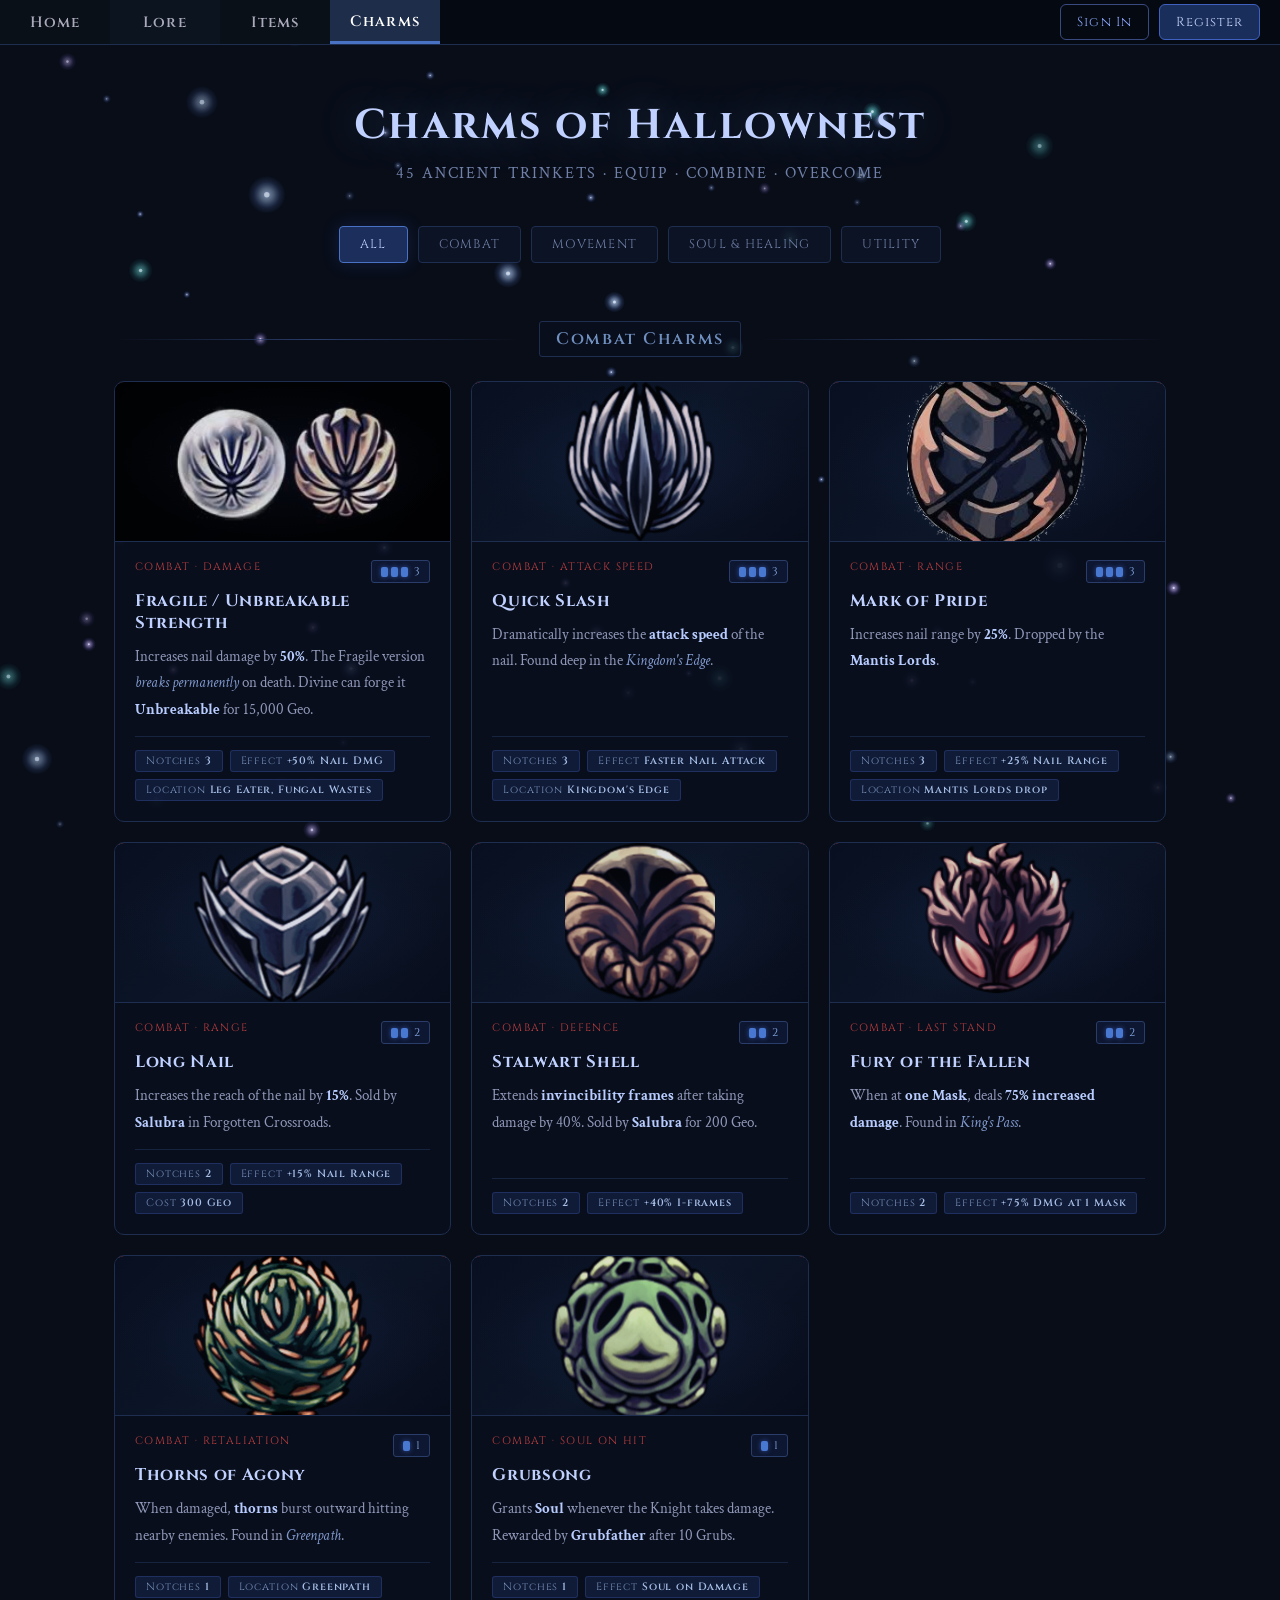
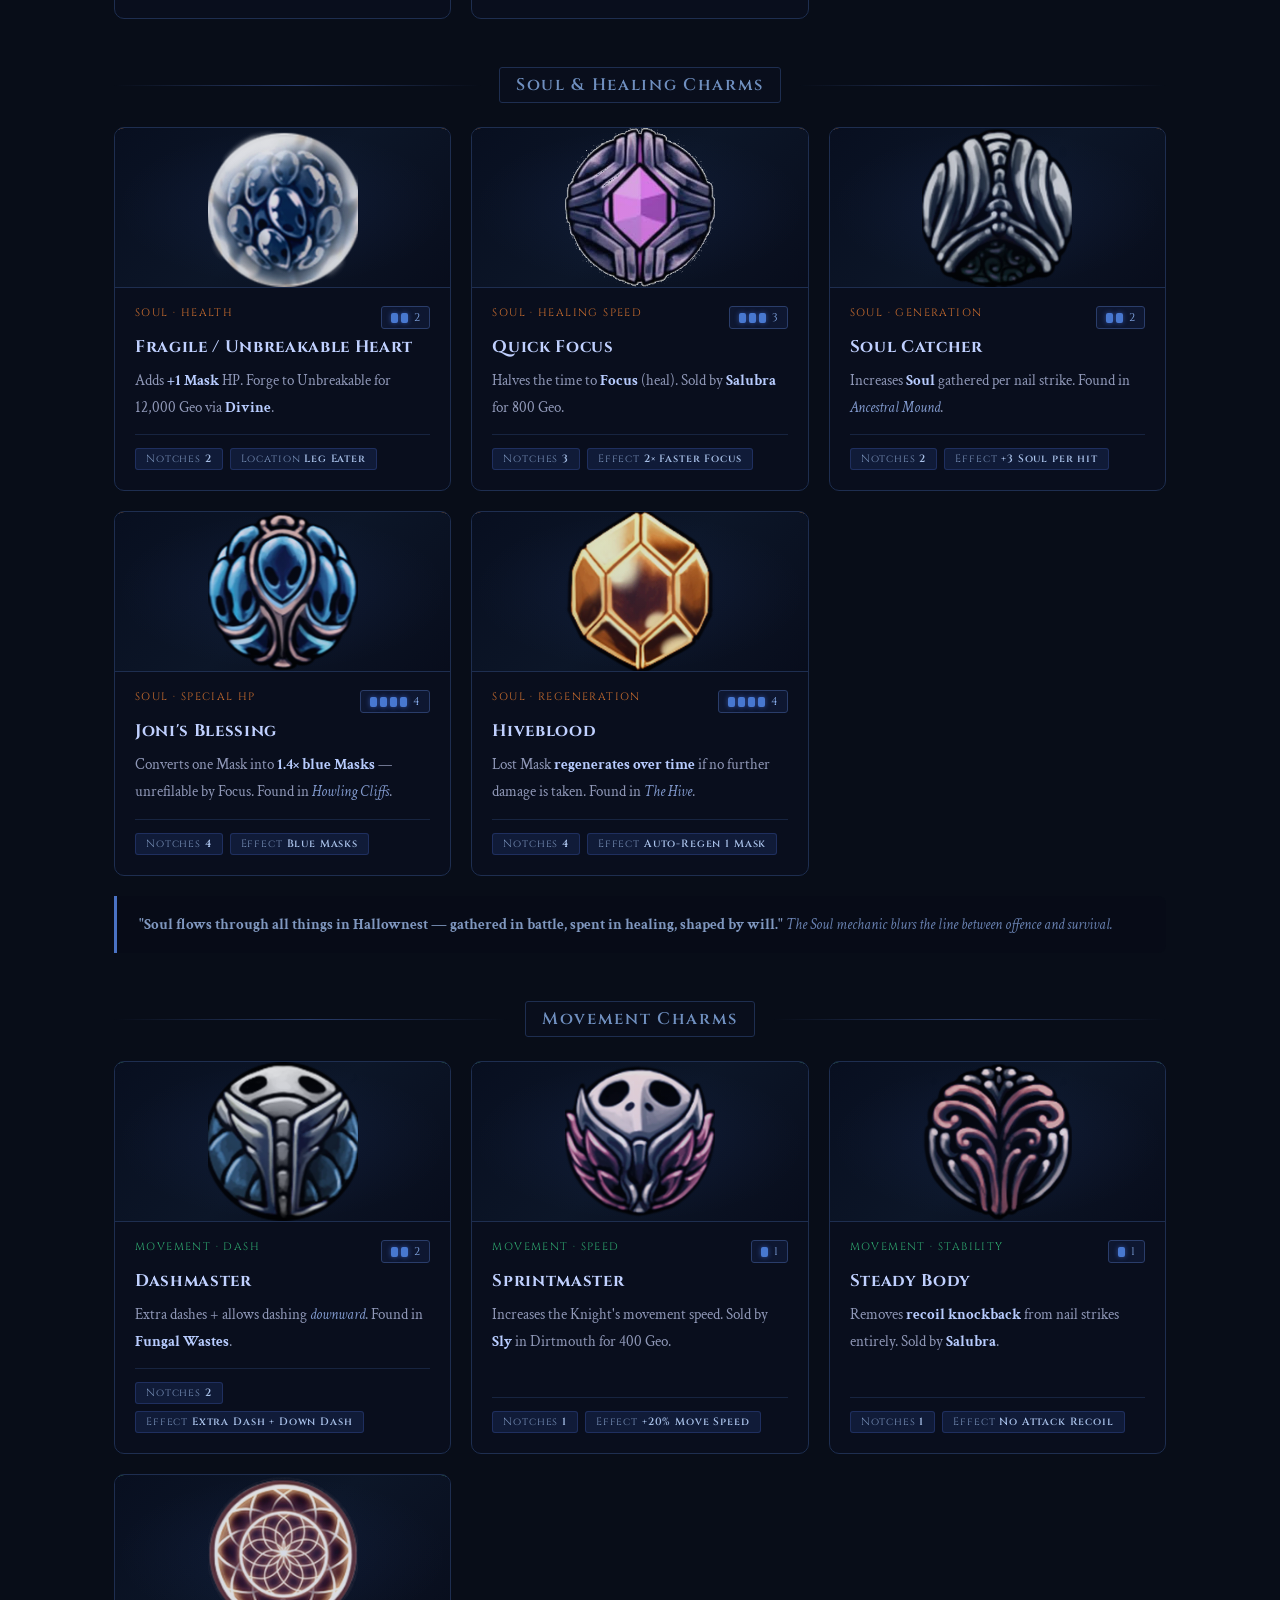
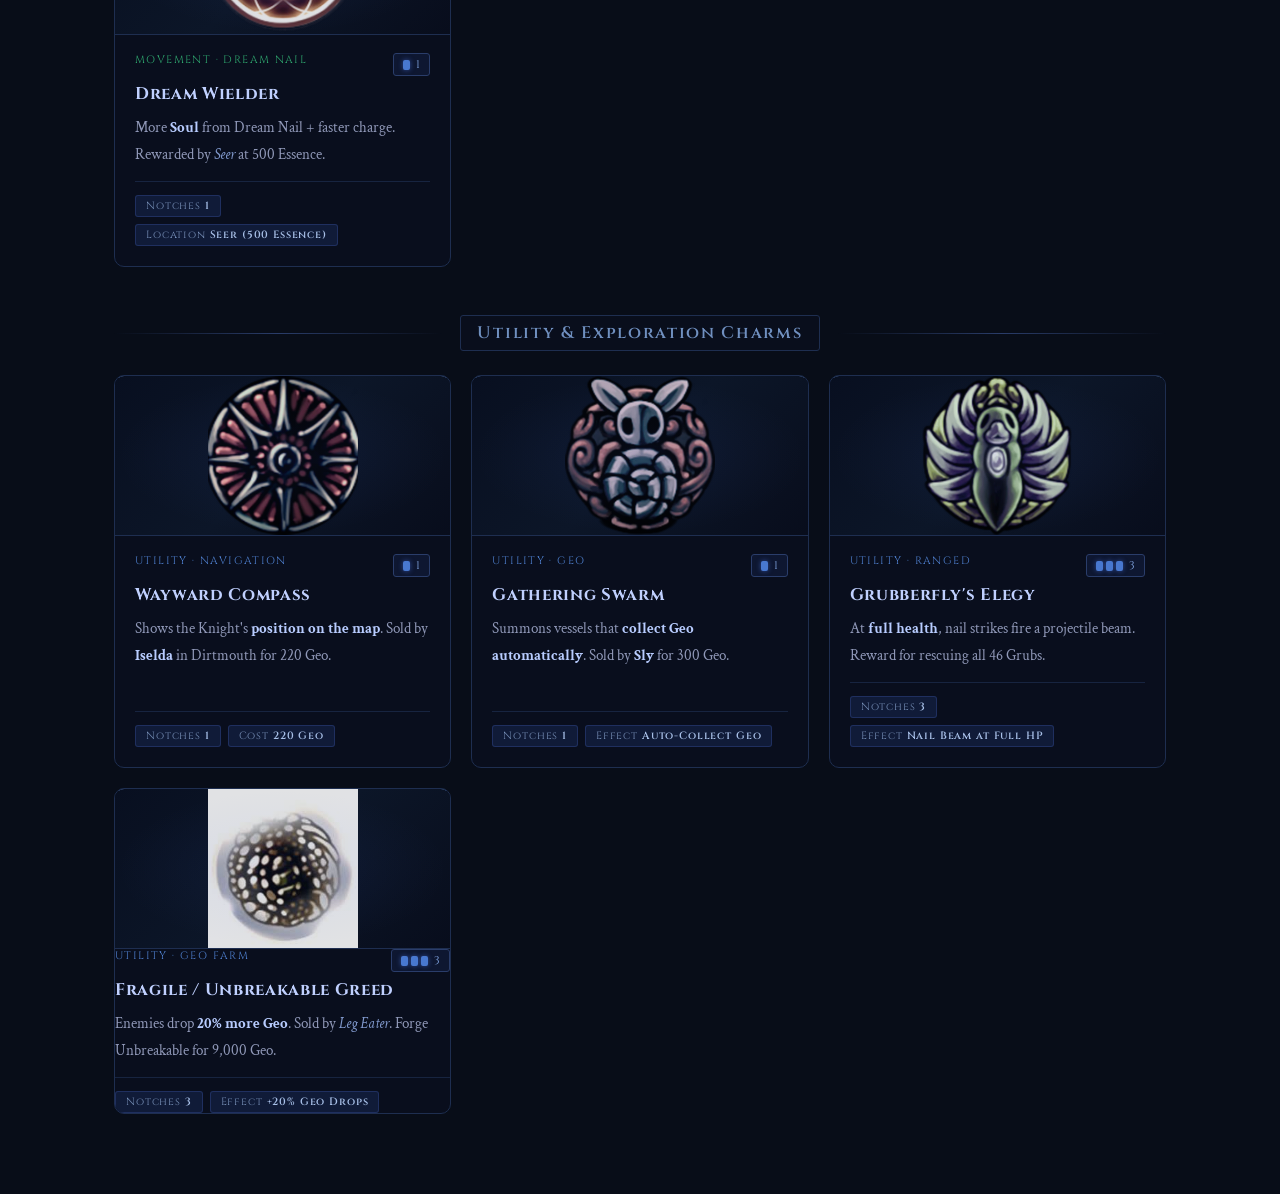
<file: Charms.html>
<!doctype html>
<html lang="en">
    <head>
        <meta charset="UTF-8" />
        <meta name="viewport" content="width=device-width, initial-scale=1.0" />
        <title>Hollow Knight — Charms</title>
        <link
            href="https://fonts.googleapis.com/css2?family=Cinzel:wght@400;600;700&family=Crimson+Text:ital,wght@0,400;0,600;1,400&display=swap"
            rel="stylesheet"
        />
        <link rel="stylesheet" href="Charms.css" />
    </head>
    <body>
        <canvas id="hk-canvas"> </canvas>
        <header>
            <nav>
                <div class="nav-left">
                    <a href="index.html">
                        <div class="navbar n1">Home</div>
                    </a>
                    <a href="Lore.html">
                        <div class="navbar n2">Lore</div>
                    </a>
                    <a href="Item.html">
                        <div class="navbar n3">Items</div>
                    </a>
                    <a href="Charms.html">
                        <div class="navbar n4 active">Charms</div>
                    </a>
                </div>
                <div class="nav-right" id="nav-right"></div>
            </nav>
        </header>

        <div class="modal-overlay" id="modal-overlay">
            <div class="modal">
                <button class="modal-close" id="modal-close">&#x2715;</button>
                <div class="modal-panel" id="panel-login">
                    <div class="modal-icon">&#9670;</div>
                    <h2 class="modal-title">Welcome Back</h2>
                    <p class="modal-sub">Sign in to your Hallownest account</p>
                    <div class="form-group">
                        <label>Username</label>
                        <input
                            type="text"
                            id="login-username"
                            placeholder="Enter your username"
                            autocomplete="off"
                        />
                    </div>
                    <div class="form-group">
                        <label>Password</label>
                        <input
                            type="password"
                            id="login-password"
                            placeholder="Enter your password"
                        />
                    </div>
                    <div class="form-error" id="login-error"></div>
                    <button class="btn-primary" id="btn-login">Sign In</button>
                    <p class="modal-switch">
                        No account?
                        <span class="switch-link" id="go-register"
                            >Create one</span
                        >
                    </p>
                </div>
                <div class="modal-panel hidden" id="panel-register">
                    <div class="modal-icon">&#9670;</div>
                    <h2 class="modal-title">Join Hallownest</h2>
                    <p class="modal-sub">Create your account</p>
                    <div class="form-group">
                        <label>Username</label>
                        <input
                            type="text"
                            id="reg-username"
                            placeholder="Choose a username"
                            autocomplete="off"
                        />
                    </div>
                    <div class="form-group">
                        <label>Email</label>
                        <input
                            type="email"
                            id="reg-email"
                            placeholder="Your email address"
                        />
                    </div>
                    <div class="form-group">
                        <label>Password</label>
                        <input
                            type="password"
                            id="reg-password"
                            placeholder="Create a password"
                        />
                    </div>
                    <div class="form-group">
                        <label>Confirm Password</label>
                        <input
                            type="password"
                            id="reg-confirm"
                            placeholder="Repeat your password"
                        />
                    </div>
                    <div class="form-error" id="reg-error"></div>
                    <div class="form-success" id="reg-success"></div>
                    <button class="btn-primary" id="btn-register">
                        Create Account
                    </button>
                    <p class="modal-switch">
                        Already have one?
                        <span class="switch-link" id="go-login">Sign in</span>
                    </p>
                </div>
            </div>
        </div>
        <div class="page">
            <div class="page-title-wrap">
                <h1 class="page-title">Charms of Hallownest</h1>
                <p class="page-subtitle">
                    45 Ancient Trinkets · Equip · Combine · Overcome
                </p>
            </div>
            <div class="tabs-wrap">
                <button class="tab-btn active" data-filter="all">All</button>
                <button class="tab-btn" data-filter="combat">Combat</button>
                <button class="tab-btn" data-filter="movement">Movement</button>
                <button class="tab-btn" data-filter="soul">
                    Soul &amp; Healing
                </button>
                <button class="tab-btn" data-filter="utility">Utility</button>
            </div>
            <!-- COMBAT -->
            <div class="section-divider" data-category="combat">
                <div class="divider-line"></div>
                <div class="divider-title">Combat Charms</div>
                <div class="divider-line"></div>
            </div>
            <div class="charms-grid" data-group="combat">
                <div
                    class="charm-card"
                    data-category="combat"
                    data-cost="3"
                    style="--rarity-color: #e06060; --tag-color: #c04040"
                >
                    <div class="card-img-wrap">
                        <img
                            src="Charms/Fragile_strength.jpeg"
                            class="images"
                        />
                    </div>
                    <div class="card-body">
                        <div class="card-top-row">
                            <div class="card-tag" style="color: #c04040">
                                Combat · Damage
                            </div>
                            <div class="notch-badge">
                                <div class="notch-badge-dots">
                                    <div class="nb-dot"></div>
                                    <div class="nb-dot"></div>
                                    <div class="nb-dot"></div>
                                </div>
                                <div class="notch-badge-num">3</div>
                            </div>
                        </div>
                        <div class="card-name">
                            Fragile / Unbreakable Strength
                        </div>
                        <p class="card-desc">
                            Increases nail damage by <strong>50%</strong>. The
                            Fragile version <em>breaks permanently</em> on
                            death. Divine can forge it
                            <strong>Unbreakable</strong> for 15,000 Geo.
                        </p>
                        <div class="card-footer">
                            <div class="stat-pill">Notches <span>3</span></div>
                            <div class="stat-pill">
                                Effect <span>+50% Nail DMG</span>
                            </div>
                            <div class="stat-pill">
                                Location <span>Leg Eater, Fungal Wastes</span>
                            </div>
                        </div>
                    </div>
                </div>
                <div
                    class="charm-card"
                    data-category="combat"
                    data-cost="3"
                    style="--rarity-color: #e06060; --tag-color: #c04040"
                >
                    <div class="card-img-wrap">
                        <img
                            style="width: 150px"
                            src="Charms/Quick_Slash.png"
                            class="images"
                        />
                    </div>
                    <div class="card-body">
                        <div class="card-top-row">
                            <div class="card-tag" style="color: #c04040">
                                Combat · Attack Speed
                            </div>
                            <div class="notch-badge">
                                <div class="notch-badge-dots">
                                    <div class="nb-dot"></div>
                                    <div class="nb-dot"></div>
                                    <div class="nb-dot"></div>
                                </div>
                                <div class="notch-badge-num">3</div>
                            </div>
                        </div>
                        <div class="card-name">Quick Slash</div>
                        <p class="card-desc">
                            Dramatically increases the
                            <strong>attack speed</strong> of the nail. Found
                            deep in the <em>Kingdom's Edge</em>.
                        </p>
                        <div class="card-footer">
                            <div class="stat-pill">Notches <span>3</span></div>
                            <div class="stat-pill">
                                Effect <span>Faster Nail Attack</span>
                            </div>
                            <div class="stat-pill">
                                Location <span>Kingdom's Edge</span>
                            </div>
                        </div>
                    </div>
                </div>
                <div
                    class="charm-card"
                    data-category="combat"
                    data-cost="3"
                    style="--rarity-color: #e06060; --tag-color: #c04040"
                >
                    <div class="card-img-wrap">
                        <img
                            style="width: 180px"
                            src="Charms/perfect_Mark_of_Pride.png"
                            class="images"
                        />
                    </div>
                    <div class="card-body">
                        <div class="card-top-row">
                            <div class="card-tag" style="color: #c04040">
                                Combat · Range
                            </div>
                            <div class="notch-badge">
                                <div class="notch-badge-dots">
                                    <div class="nb-dot"></div>
                                    <div class="nb-dot"></div>
                                    <div class="nb-dot"></div>
                                </div>
                                <div class="notch-badge-num">3</div>
                            </div>
                        </div>
                        <div class="card-name">Mark of Pride</div>
                        <p class="card-desc">
                            Increases nail range by <strong>25%</strong>.
                            Dropped by the <strong>Mantis Lords</strong>.
                        </p>
                        <div class="card-footer">
                            <div class="stat-pill">Notches <span>3</span></div>
                            <div class="stat-pill">
                                Effect <span>+25% Nail Range</span>
                            </div>
                            <div class="stat-pill">
                                Location <span>Mantis Lords drop</span>
                            </div>
                        </div>
                    </div>
                </div>
                <div
                    class="charm-card"
                    data-category="combat"
                    data-cost="2"
                    style="--rarity-color: #e06060; --tag-color: #c04040"
                >
                    <div class="card-img-wrap">
                        <img
                            style="width: 180px"
                            src="Charms/Longnail.png"
                            class="images"
                        />
                    </div>
                    <div class="card-body">
                        <div class="card-top-row">
                            <div class="card-tag" style="color: #c04040">
                                Combat · Range
                            </div>
                            <div class="notch-badge">
                                <div class="notch-badge-dots">
                                    <div class="nb-dot"></div>
                                    <div class="nb-dot"></div>
                                </div>
                                <div class="notch-badge-num">2</div>
                            </div>
                        </div>
                        <div class="card-name">Long Nail</div>
                        <p class="card-desc">
                            Increases the reach of the nail by
                            <strong>15%</strong>. Sold by
                            <strong>Salubra</strong> in Forgotten Crossroads.
                        </p>
                        <div class="card-footer">
                            <div class="stat-pill">Notches <span>2</span></div>
                            <div class="stat-pill">
                                Effect <span>+15% Nail Range</span>
                            </div>
                            <div class="stat-pill">
                                Cost <span>300 Geo</span>
                            </div>
                        </div>
                    </div>
                </div>
                <div
                    class="charm-card"
                    data-category="combat"
                    data-cost="2"
                    style="--rarity-color: #e06060; --tag-color: #c04040"
                >
                    <div class="card-img-wrap">
                        <img
                            style="width: 150px"
                            src="Charms/Stalwart_Shell.png"
                            class="images"
                        />
                    </div>
                    <div class="card-body">
                        <div class="card-top-row">
                            <div class="card-tag" style="color: #c04040">
                                Combat · Defence
                            </div>
                            <div class="notch-badge">
                                <div class="notch-badge-dots">
                                    <div class="nb-dot"></div>
                                    <div class="nb-dot"></div>
                                </div>
                                <div class="notch-badge-num">2</div>
                            </div>
                        </div>
                        <div class="card-name">Stalwart Shell</div>
                        <p class="card-desc">
                            Extends <strong>invincibility frames</strong> after
                            taking damage by 40%. Sold by
                            <strong>Salubra</strong> for 200 Geo.
                        </p>
                        <div class="card-footer">
                            <div class="stat-pill">Notches <span>2</span></div>
                            <div class="stat-pill">
                                Effect <span>+40% I-frames</span>
                            </div>
                        </div>
                    </div>
                </div>
                <div
                    class="charm-card"
                    data-category="combat"
                    data-cost="2"
                    style="--rarity-color: #e06060; --tag-color: #c04040"
                >
                    <div class="card-img-wrap">
                        <img
                            style="width: 180px"
                            src="Charms/Fury.png"
                            class="images"
                        />
                    </div>
                    <div class="card-body">
                        <div class="card-top-row">
                            <div class="card-tag" style="color: #c04040">
                                Combat · Last Stand
                            </div>
                            <div class="notch-badge">
                                <div class="notch-badge-dots">
                                    <div class="nb-dot"></div>
                                    <div class="nb-dot"></div>
                                </div>
                                <div class="notch-badge-num">2</div>
                            </div>
                        </div>
                        <div class="card-name">Fury of the Fallen</div>
                        <p class="card-desc">
                            When at <strong>one Mask</strong>, deals
                            <strong>75% increased damage</strong>. Found in
                            <em>King's Pass</em>.
                        </p>
                        <div class="card-footer">
                            <div class="stat-pill">Notches <span>2</span></div>
                            <div class="stat-pill">
                                Effect <span>+75% DMG at 1 Mask</span>
                            </div>
                        </div>
                    </div>
                </div>
                <div
                    class="charm-card"
                    data-category="combat"
                    data-cost="1"
                    style="--rarity-color: #e06060; --tag-color: #c04040"
                >
                    <div class="card-img-wrap">
                        <img
                            style="width: 180px"
                            src="Charms/Thorns_of_Agony.png"
                            class="images"
                        />
                    </div>
                    <div class="card-body">
                        <div class="card-top-row">
                            <div class="card-tag" style="color: #c04040">
                                Combat · Retaliation
                            </div>
                            <div class="notch-badge">
                                <div class="notch-badge-dots">
                                    <div class="nb-dot"></div>
                                </div>
                                <div class="notch-badge-num">1</div>
                            </div>
                        </div>
                        <div class="card-name">Thorns of Agony</div>
                        <p class="card-desc">
                            When damaged, <strong>thorns</strong> burst outward
                            hitting nearby enemies. Found in <em>Greenpath</em>.
                        </p>
                        <div class="card-footer">
                            <div class="stat-pill">Notches <span>1</span></div>
                            <div class="stat-pill">
                                Location <span>Greenpath</span>
                            </div>
                        </div>
                    </div>
                </div>
                <div
                    class="charm-card"
                    data-category="combat"
                    data-cost="1"
                    style="--rarity-color: #e06060; --tag-color: #c04040"
                >
                    <div class="card-img-wrap">
                        <img
                            style="width: 180px"
                            src="Charms/Grubsong.png"
                            class="images"
                        />
                    </div>
                    <div class="card-body">
                        <div class="card-top-row">
                            <div class="card-tag" style="color: #c04040">
                                Combat · Soul on Hit
                            </div>
                            <div class="notch-badge">
                                <div class="notch-badge-dots">
                                    <div class="nb-dot"></div>
                                </div>
                                <div class="notch-badge-num">1</div>
                            </div>
                        </div>
                        <div class="card-name">Grubsong</div>
                        <p class="card-desc">
                            Grants <strong>Soul</strong> whenever the Knight
                            takes damage. Rewarded by
                            <strong>Grubfather</strong> after 10 Grubs.
                        </p>
                        <div class="card-footer">
                            <div class="stat-pill">Notches <span>1</span></div>
                            <div class="stat-pill">
                                Effect <span>Soul on Damage</span>
                            </div>
                        </div>
                    </div>
                </div>
            </div>
            
            <div class="section-divider" data-category="soul">
                <div class="divider-line"></div>
                <div class="divider-title">Soul &amp; Healing Charms</div>
                <div class="divider-line"></div>
            </div>
            <div class="charms-grid" data-group="soul">
                <div
                    class="charm-card"
                    data-category="soul"
                    data-cost="2"
                    style="--rarity-color: #f0a060; --tag-color: #d07030"
                >
                    <div class="card-img-wrap">
                        <img
                            style="width: 150px"
                            src="Charms/Fragile_Heart.png"
                            class="images"
                        />
                    </div>
                    <div class="card-body">
                        <div class="card-top-row">
                            <div class="card-tag" style="color: #d07030">
                                Soul · Health
                            </div>
                            <div class="notch-badge">
                                <div class="notch-badge-dots">
                                    <div class="nb-dot"></div>
                                    <div class="nb-dot"></div>
                                </div>
                                <div class="notch-badge-num">2</div>
                            </div>
                        </div>
                        <div class="card-name">Fragile / Unbreakable Heart</div>
                        <p class="card-desc">
                            Adds <strong>+1 Mask</strong> HP. Forge to
                            Unbreakable for 12,000 Geo via
                            <strong>Divine</strong>.
                        </p>
                        <div class="card-footer">
                            <div class="stat-pill">Notches <span>2</span></div>
                            <div class="stat-pill">
                                Location <span>Leg Eater</span>
                            </div>
                        </div>
                    </div>
                </div>
                <div
                    class="charm-card"
                    data-category="soul"
                    data-cost="3"
                    style="--rarity-color: #f0a060; --tag-color: #d07030"
                >
                    <div class="card-img-wrap">
                        <img
                            style="width: 150px"
                            src="Charms/perfect_Quick_focus.png"
                            class="images"
                        />
                    </div>
                    <div class="card-body">
                        <div class="card-top-row">
                            <div class="card-tag" style="color: #d07030">
                                Soul · Healing Speed
                            </div>
                            <div class="notch-badge">
                                <div class="notch-badge-dots">
                                    <div class="nb-dot"></div>
                                    <div class="nb-dot"></div>
                                    <div class="nb-dot"></div>
                                </div>
                                <div class="notch-badge-num">3</div>
                            </div>
                        </div>
                        <div class="card-name">Quick Focus</div>
                        <p class="card-desc">
                            Halves the time to <strong>Focus</strong> (heal).
                            Sold by <strong>Salubra</strong> for 800 Geo.
                        </p>
                        <div class="card-footer">
                            <div class="stat-pill">Notches <span>3</span></div>
                            <div class="stat-pill">
                                Effect <span>2× Faster Focus</span>
                            </div>
                        </div>
                    </div>
                </div>
                <div
                    class="charm-card"
                    data-category="soul"
                    data-cost="2"
                    style="--rarity-color: #f0a060; --tag-color: #d07030"
                >
                    <div class="card-img-wrap">
                        <img
                            style="width: 150px"
                            src="Charms/Soul_Catcher.jpg"
                            class="images"
                        />
                    </div>
                    <div class="card-body">
                        <div class="card-top-row">
                            <div class="card-tag" style="color: #d07030">
                                Soul · Generation
                            </div>
                            <div class="notch-badge">
                                <div class="notch-badge-dots">
                                    <div class="nb-dot"></div>
                                    <div class="nb-dot"></div>
                                </div>
                                <div class="notch-badge-num">2</div>
                            </div>
                        </div>
                        <div class="card-name">Soul Catcher</div>
                        <p class="card-desc">
                            Increases <strong>Soul</strong> gathered per nail
                            strike. Found in <em>Ancestral Mound</em>.
                        </p>
                        <div class="card-footer">
                            <div class="stat-pill">Notches <span>2</span></div>
                            <div class="stat-pill">
                                Effect <span>+3 Soul per hit</span>
                            </div>
                        </div>
                    </div>
                </div>
                <div
                    class="charm-card"
                    data-category="soul"
                    data-cost="4"
                    style="--rarity-color: #f0a060; --tag-color: #d07030"
                >
                    <div class="card-img-wrap">
                        <img
                            style="width: 150px"
                            src="Charms/Joni's_Blessing.png"
                            class="images"
                        />
                    </div>
                    <div class="card-body">
                        <div class="card-top-row">
                            <div class="card-tag" style="color: #d07030">
                                Soul · Special HP
                            </div>
                            <div class="notch-badge">
                                <div class="notch-badge-dots">
                                    <div class="nb-dot"></div>
                                    <div class="nb-dot"></div>
                                    <div class="nb-dot"></div>
                                    <div class="nb-dot"></div>
                                </div>
                                <div class="notch-badge-num">4</div>
                            </div>
                        </div>
                        <div class="card-name">Joni's Blessing</div>
                        <p class="card-desc">
                            Converts one Mask into
                            <strong>1.4× blue Masks</strong> — unrefilable by
                            Focus. Found in <em>Howling Cliffs</em>.
                        </p>
                        <div class="card-footer">
                            <div class="stat-pill">Notches <span>4</span></div>
                            <div class="stat-pill">
                                Effect <span>Blue Masks</span>
                            </div>
                        </div>
                    </div>
                </div>
                <div
                    class="charm-card"
                    data-category="soul"
                    data-cost="4"
                    style="--rarity-color: #f0a060; --tag-color: #d07030"
                >
                    <div class="card-img-wrap">
                        <img
                            style="width: 150px"
                            src="Charms/Hiveblood.png"
                            class="images"
                        />
                    </div>
                    <div class="card-body">
                        <div class="card-top-row">
                            <div class="card-tag" style="color: #d07030">
                                Soul · Regeneration
                            </div>
                            <div class="notch-badge">
                                <div class="notch-badge-dots">
                                    <div class="nb-dot"></div>
                                    <div class="nb-dot"></div>
                                    <div class="nb-dot"></div>
                                    <div class="nb-dot"></div>
                                </div>
                                <div class="notch-badge-num">4</div>
                            </div>
                        </div>
                        <div class="card-name">Hiveblood</div>
                        <p class="card-desc">
                            Lost Mask <strong>regenerates over time</strong> if
                            no further damage is taken. Found in
                            <em>The Hive</em>.
                        </p>
                        <div class="card-footer">
                            <div class="stat-pill">Notches <span>4</span></div>
                            <div class="stat-pill">
                                Effect <span>Auto-Regen 1 Mask</span>
                            </div>
                        </div>
                    </div>
                </div>
            </div>
            <div class="lore-callout" data-category="soul">
                <div class="lore-callout-inner">
                    <strong
                        >"Soul flows through all things in Hallownest — gathered
                        in battle, spent in healing, shaped by will."</strong
                    >
                    The Soul mechanic blurs the line between offence and
                    survival.
                </div>
            </div>
            <!-- MOVEMENT -->
            <div class="section-divider" data-category="movement">
                <div class="divider-line"></div>
                <div class="divider-title">Movement Charms</div>
                <div class="divider-line"></div>
            </div>
            <div class="charms-grid" data-group="movement">
                <div
                    class="charm-card"
                    data-category="movement"
                    data-cost="2"
                    style="--rarity-color: #60d0a0; --tag-color: #30a870"
                >
                    <div class="card-img-wrap">
                        <img
                            style="width: 150px"
                            src="Charms/Dashmaster.png"
                            class="images"
                        />
                    </div>
                    <div class="card-body">
                        <div class="card-top-row">
                            <div class="card-tag" style="color: #30a870">
                                Movement · Dash
                            </div>
                            <div class="notch-badge">
                                <div class="notch-badge-dots">
                                    <div class="nb-dot"></div>
                                    <div class="nb-dot"></div>
                                </div>
                                <div class="notch-badge-num">2</div>
                            </div>
                        </div>
                        <div class="card-name">Dashmaster</div>
                        <p class="card-desc">
                            Extra dashes + allows dashing <em>downward</em>.
                            Found in <strong>Fungal Wastes</strong>.
                        </p>
                        <div class="card-footer">
                            <div class="stat-pill">Notches <span>2</span></div>
                            <div class="stat-pill">
                                Effect <span>Extra Dash + Down Dash</span>
                            </div>
                        </div>
                    </div>
                </div>
                <div
                    class="charm-card"
                    data-category="movement"
                    data-cost="1"
                    style="--rarity-color: #60d0a0; --tag-color: #30a870"
                >
                    <div class="card-img-wrap">
                        <img
                            style="width: 150px"
                            src="Charms/Sprintmaster.png"
                            class="images"
                        />
                    </div>
                    <div class="card-body">
                        <div class="card-top-row">
                            <div class="card-tag" style="color: #30a870">
                                Movement · Speed
                            </div>
                            <div class="notch-badge">
                                <div class="notch-badge-dots">
                                    <div class="nb-dot"></div>
                                </div>
                                <div class="notch-badge-num">1</div>
                            </div>
                        </div>
                        <div class="card-name">Sprintmaster</div>
                        <p class="card-desc">
                            Increases the Knight's movement speed. Sold by
                            <strong>Sly</strong> in Dirtmouth for 400 Geo.
                        </p>
                        <div class="card-footer">
                            <div class="stat-pill">Notches <span>1</span></div>
                            <div class="stat-pill">
                                Effect <span>+20% Move Speed</span>
                            </div>
                        </div>
                    </div>
                </div>
                <div
                    class="charm-card"
                    data-category="movement"
                    data-cost="1"
                    style="--rarity-color: #60d0a0; --tag-color: #30a870"
                >
                    <div class="card-img-wrap">
                        <img
                            style="width: 150px"
                            src="Charms/Steady_Body.png"
                            class="images"
                        />
                    </div>
                    <div class="card-body">
                        <div class="card-top-row">
                            <div class="card-tag" style="color: #30a870">
                                Movement · Stability
                            </div>
                            <div class="notch-badge">
                                <div class="notch-badge-dots">
                                    <div class="nb-dot"></div>
                                </div>
                                <div class="notch-badge-num">1</div>
                            </div>
                        </div>
                        <div class="card-name">Steady Body</div>
                        <p class="card-desc">
                            Removes <strong>recoil knockback</strong> from nail
                            strikes entirely. Sold by <strong>Salubra</strong>.
                        </p>
                        <div class="card-footer">
                            <div class="stat-pill">Notches <span>1</span></div>
                            <div class="stat-pill">
                                Effect <span>No Attack Recoil</span>
                            </div>
                        </div>
                    </div>
                </div>
                <div
                    class="charm-card"
                    data-category="movement"
                    data-cost="1"
                    style="--rarity-color: #60d0a0; --tag-color: #30a870"
                >
                    <div class="card-img-wrap">
                        <img
                            style="width: 150px"
                            src="Charms/Dream_Wielder.png"
                            class="images"
                        />
                    </div>
                    <div class="card-body">
                        <div class="card-top-row">
                            <div class="card-tag" style="color: #30a870">
                                Movement · Dream Nail
                            </div>
                            <div class="notch-badge">
                                <div class="notch-badge-dots">
                                    <div class="nb-dot"></div>
                                </div>
                                <div class="notch-badge-num">1</div>
                            </div>
                        </div>
                        <div class="card-name">Dream Wielder</div>
                        <p class="card-desc">
                            More <strong>Soul</strong> from Dream Nail + faster
                            charge. Rewarded by <em>Seer</em> at 500 Essence.
                        </p>
                        <div class="card-footer">
                            <div class="stat-pill">Notches <span>1</span></div>
                            <div class="stat-pill">
                                Location <span>Seer (500 Essence)</span>
                            </div>
                        </div>
                    </div>
                </div>
            </div>
            <div class="section-divider" data-category="utility">
                <div class="divider-line"></div>
                <div class="divider-title">
                    Utility &amp; Exploration Charms
                </div>
                <div class="divider-line"></div>
            </div>
            <div class="charms-grid" data-group="utility">
                <div
                    class="charm-card"
                    data-category="utility"
                    data-cost="1"
                    style="--rarity-color: #80b0ff; --tag-color: #5080d0"
                >
                    <div class="card-img-wrap">
                        <img
                            style="width: 150px"
                            src="Charms/Wayward_Compass.png"
                            class="images"
                        />
                    </div>
                    <div class="card-body">
                        <div class="card-top-row">
                            <div class="card-tag" style="color: #5080d0">
                                Utility · Navigation
                            </div>
                            <div class="notch-badge">
                                <div class="notch-badge-dots">
                                    <div class="nb-dot"></div>
                                </div>
                                <div class="notch-badge-num">1</div>
                            </div>
                        </div>
                        <div class="card-name">Wayward Compass</div>
                        <p class="card-desc">
                            Shows the Knight's
                            <strong>position on the map</strong>. Sold by
                            <strong>Iselda</strong> in Dirtmouth for 220 Geo.
                        </p>
                        <div class="card-footer">
                            <div class="stat-pill">Notches <span>1</span></div>
                            <div class="stat-pill">
                                Cost <span>220 Geo</span>
                            </div>
                        </div>
                    </div>
                </div>
                <div
                    class="charm-card"
                    data-category="utility"
                    data-cost="1"
                    style="--rarity-color: #80b0ff; --tag-color: #5080d0"
                >
                    <div class="card-img-wrap">
                        <img
                            style="width: 150px"
                            src="Charms/Gathering_Swarm.png"
                            class="images"
                        />
                    </div>
                    <div class="card-body">
                        <div class="card-top-row">
                            <div class="card-tag" style="color: #5080d0">
                                Utility · Geo
                            </div>
                            <div class="notch-badge">
                                <div class="notch-badge-dots">
                                    <div class="nb-dot"></div>
                                </div>
                                <div class="notch-badge-num">1</div>
                            </div>
                        </div>
                        <div class="card-name">Gathering Swarm</div>
                        <p class="card-desc">
                            Summons vessels that
                            <strong>collect Geo automatically</strong>. Sold by
                            <strong>Sly</strong> for 300 Geo.
                        </p>
                        <div class="card-footer">
                            <div class="stat-pill">Notches <span>1</span></div>
                            <div class="stat-pill">
                                Effect <span>Auto-Collect Geo</span>
                            </div>
                        </div>
                    </div>
                </div>
                <div
                    class="charm-card"
                    data-category="utility"
                    data-cost="3"
                    style="--rarity-color: #80b0ff; --tag-color: #5080d0"
                >
                    <div class="card-img-wrap">
                        <img
                            style="width: 150px"
                            src="Charms/Grubberfly's_Elegy.jpg"
                            class="images"
                        />
                    </div>
                    <div class="card-body">
                        <div class="card-top-row">
                            <div class="card-tag" style="color: #5080d0">
                                Utility · Ranged
                            </div>
                            <div class="notch-badge">
                                <div class="notch-badge-dots">
                                    <div class="nb-dot"></div>
                                    <div class="nb-dot"></div>
                                    <div class="nb-dot"></div>
                                </div>
                                <div class="notch-badge-num">3</div>
                            </div>
                        </div>
                        <div class="card-name">Grubberfly's Elegy</div>
                        <p class="card-desc">
                            At <strong>full health</strong>, nail strikes fire a
                            projectile beam. Reward for rescuing all 46 Grubs.
                        </p>
                        <div class="card-footer">
                            <div class="stat-pill">Notches <span>3</span></div>
                            <div class="stat-pill">
                                Effect <span>Nail Beam at Full HP</span>
                            </div>
                        </div>
                    </div>
                </div>
                <div
                    class="charm-card"
                    data-category="utility"
                    data-cost="3"
                    style="--rarity-color: #80b0ff; --tag-color: #5080d0"
                >
                    <div class="card-img-wrap">
                        <img
                            style="width: 150px"
                            src="Charms/Fragile_Greed.png"
                            class="images"
                        />
                    </div>
                    <div class="card -body">
                        <div class="card-top-row">
                            <div class="card-tag" style="color: #5080d0">
                                Utility · Geo Farm
                            </div>
                            <div class="notch-badge">
                                <div class="notch-badge-dots">
                                    <div class="nb-dot"></div>
                                    <div class="nb-dot"></div>
                                    <div class="nb-dot"></div>
                                </div>
                                <div class="notch-badge-num">3</div>
                            </div>
                        </div>
                        <div class="card-name">Fragile / Unbreakable Greed</div>
                        <p class="card-desc">
                            Enemies drop <strong>20% more Geo</strong>. Sold by
                            <em>Leg Eater</em>. Forge Unbreakable for 9,000 Geo.
                        </p>
                        <div class="card-footer">
                            <div class="stat-pill">Notches <span>3</span></div>
                            <div class="stat-pill">
                                Effect <span>+20% Geo Drops</span>
                            </div>
                        </div>
                    </div>
                </div>
            </div>
            <div class="page-end"></div>
        </div>
        <script src="Charms.js"></script>
        <script src="Login.js"></script>
    </body>
</html>
</file>
<file: Charms.css>
/* ── RESET & BASE ─────────────────────────── */
*, *::before, *::after { margin: 0; padding: 0; box-sizing: border-box; }
a { text-decoration: none; }

/* ── VARIABLES ────────────────────────────── */
:root {
  --bg:          #080d18;
  --bg2:         #0a1020;
  --bg3:         #0d1528;
  --border:      #1e2e50;
  --border2:     #2a3d6a;
  --text:        #c0c8e0;
  --text-dim:    #7080a8;
  --accent:      #8ab0f0;
  --accent2:     #c0d0ff;
  --glow:        rgba(100,140,255,0.18);
  --void:        #4a72c4;
  --notch-empty: #0e1830;
  --notch-fill:  #4878d0;
  --notch-glow:  rgba(80,130,255,0.5);
}

/* ── BASE ─────────────────────────────────── */
body {
  background: var(--bg);
  color: var(--text);
  font-family: 'Crimson Text', Georgia, serif;
  font-size: 18px;
  overflow-x: hidden;
}

/* ── PARTICLES CANVAS ─────────────────────── */
#hk-canvas {
  position: fixed;
  top: 0; left: 0;
  width: 100%; height: 100%;
  pointer-events: none;
  z-index: 0;
}

/* ── NAV ──────────────────────────────────── */
header {
  position: sticky;
  top: 0;
  z-index: 100;
}

nav {
  background: #050a12;
  display: flex;
  align-items: center;
  justify-content: space-between;
  border-bottom: 1px solid var(--border);
  flex-wrap: nowrap;
  min-height: 44px;
}

.nav-left {
  display: flex;
  flex-shrink: 0;
}

.nav-right {
  display: flex;
  align-items: center;
  gap: 10px;
  padding-right: 20px;
  flex-shrink: 0;
}

.navbar {
  color: #aab;
  width: 110px;
  height: 44px;
  font-size: 15px;
  font-family: 'Cinzel', serif;
  font-weight: 600;
  letter-spacing: 0.07em;
  display: flex;
  align-items: center;
  justify-content: center;
  transition: background 0.2s, color 0.2s;
  cursor: pointer;
  white-space: nowrap;
}

.n1 { background: #0a1018; }
.n2 { background: #0c1420; }
.n3 { background: #0a1018; }
.n4 { background: #0c1420; }

.navbar:hover { background: #1c2840; color: #ffffff; }

.navbar.active {
  background: #1e2d4a;
  color: #ffffff;
  border-bottom: 2px solid var(--void);
  box-shadow: inset 0 -1px 0 var(--void);
}

/* ── NAV BUTTONS (injected by Login.js) ───── */
.nav-btn {
  font-family: 'Cinzel', serif;
  font-size: 13px;
  letter-spacing: 0.08em;
  padding: 8px 16px;
  border-radius: 6px;
  cursor: pointer;
  transition: all 0.2s ease;
}

.nav-btn.outline {
  background: transparent;
  color: #8fa8ff;
  border: 1px solid #3a4a80;
}

.nav-btn.outline:hover {
  background: rgba(60, 90, 160, 0.2);
}

.nav-btn.solid {
  background: rgba(40, 70, 140, 0.6);
  color: #c8d8ff;
  border: 1px solid #4060c0;
}

.nav-btn.solid:hover {
  background: rgba(60, 100, 200, 0.8);
}

/* ── NAV USER (injected by Login.js) ─────── */
.nav-user {
  font-family: 'Cinzel', serif;
  font-size: 13px;
  letter-spacing: 0.08em;
  color: #8fa8ff;
  padding: 0 4px;
  white-space: nowrap;
}

/* ── MODAL OVERLAY ────────────────────────── */
.modal-overlay {
  position: fixed;
  inset: 0;
  background: rgba(4, 8, 18, 0.85);
  backdrop-filter: blur(6px);
  z-index: 500;
  display: flex;
  align-items: center;
  justify-content: center;
  opacity: 0;
  pointer-events: none;
  transition: opacity 0.3s ease;
}
.modal-overlay.open {
  opacity: 1;
  pointer-events: all;
}

.modal {
  background: #090f20;
  border: 1px solid var(--border2);
  border-radius: 12px;
  padding: 40px 44px 36px;
  width: 100%;
  max-width: 420px;
  position: relative;
  box-shadow: 0 0 60px rgba(40, 80, 200, 0.18);
  transform: translateY(24px);
  transition: transform 0.35s ease;
}
.modal-overlay.open .modal { transform: translateY(0); }

.modal-close {
  position: absolute;
  top: 14px; right: 18px;
  background: transparent;
  border: none;
  color: var(--text-dim);
  font-size: 1.1rem;
  cursor: pointer;
  transition: color 0.2s;
  padding: 4px 6px;
}
.modal-close:hover { color: var(--accent2); }

.modal-icon {
  text-align: center;
  font-size: 1.6rem;
  color: var(--void);
  margin-bottom: 14px;
  opacity: 0.7;
}
.modal-title {
  font-family: 'Cinzel', serif;
  font-size: 1.35rem;
  font-weight: 700;
  color: var(--accent2);
  letter-spacing: 0.05em;
  text-align: center;
  margin-bottom: 6px;
}
.modal-sub {
  font-size: 0.95rem;
  color: var(--text-dim);
  text-align: center;
  margin-bottom: 28px;
}

.form-group { margin-bottom: 18px; }
.form-group label {
  display: block;
  font-family: 'Cinzel', serif;
  font-size: 0.72rem;
  letter-spacing: 0.1em;
  color: var(--text-dim);
  text-transform: uppercase;
  margin-bottom: 7px;
}
.form-group input {
  width: 100%;
  background: rgba(10, 16, 34, 0.9);
  border: 1px solid var(--border);
  border-radius: 5px;
  padding: 10px 14px;
  color: var(--text);
  font-family: 'Crimson Text', Georgia, serif;
  font-size: 1rem;
  outline: none;
  transition: border-color 0.2s, box-shadow 0.2s;
}
.form-group input:focus {
  border-color: var(--void);
  box-shadow: 0 0 0 3px rgba(74, 114, 196, 0.15);
}
.form-group input::placeholder { color: #3a4a68; }

.form-error {
  font-size: 0.88rem;
  color: #e07070;
  margin-bottom: 14px;
  min-height: 20px;
  text-align: center;
}
.form-success {
  font-size: 0.88rem;
  color: #70c090;
  margin-bottom: 14px;
  min-height: 20px;
  text-align: center;
}

.btn-primary {
  width: 100%;
  background: rgba(30, 50, 110, 0.9);
  border: 1px solid var(--void);
  color: var(--accent2);
  font-family: 'Cinzel', serif;
  font-size: 0.85rem;
  font-weight: 600;
  letter-spacing: 0.1em;
  padding: 12px;
  cursor: pointer;
  border-radius: 5px;
  transition: background 0.2s, box-shadow 0.2s;
  text-transform: uppercase;
}
.btn-primary:hover {
  background: rgba(50, 80, 160, 0.95);
  box-shadow: 0 0 20px rgba(74, 114, 196, 0.3);
}
.btn-primary:active { transform: scale(0.98); }

.modal-switch {
  text-align: center;
  margin-top: 18px;
  font-size: 0.9rem;
  color: var(--text-dim);
}
.switch-link {
  color: var(--accent);
  cursor: pointer;
  border-bottom: 1px solid transparent;
  transition: border-color 0.2s, color 0.2s;
}
.switch-link:hover {
  color: var(--accent2);
  border-bottom-color: var(--accent);
}
.modal-panel { display: block; }
.modal-panel.hidden { display: none; }

/* ── PAGE WRAPPER ─────────────────────────── */
.page { position: relative; z-index: 1; }

.page-title-wrap {
  text-align: center;
  padding: 52px 20px 10px;
  animation: fadeDown 0.7s ease both;
}
@keyframes fadeDown {
  from { opacity: 0; transform: translateY(-22px); }
  to   { opacity: 1; transform: translateY(0); }
}
.page-title {
  font-family: 'Cinzel', serif;
  font-size: clamp(1.6rem, 4vw, 2.6rem);
  font-weight: 700;
  color: var(--accent2);
  letter-spacing: 0.06em;
  text-shadow: 0 0 40px rgba(140,180,255,0.3);
}
.page-subtitle {
  font-family: 'Crimson Text', serif;
  font-size: 1rem;
  color: var(--text-dim);
  letter-spacing: 0.12em;
  text-transform: uppercase;
  margin-top: 10px;
}

.tabs-wrap {
  display: flex;
  justify-content: center;
  gap: 10px;
  padding: 32px 20px 10px;
  flex-wrap: wrap;
  animation: fadeDown 0.7s 0.18s ease both;
}
.tab-btn {
  background: rgba(14,22,40,0.8);
  border: 1px solid var(--border);
  color: var(--text-dim);
  font-family: 'Cinzel', serif;
  font-size: 0.78rem;
  letter-spacing: 0.1em;
  text-transform: uppercase;
  padding: 9px 20px;
  cursor: pointer;
  border-radius: 4px;
  transition: all 0.22s;
}
.tab-btn:hover { background: #1a2840; color: var(--accent); border-color: var(--border2); }
.tab-btn.active {
  background: rgba(30,50,100,0.9);
  color: var(--accent2);
  border-color: var(--void);
  box-shadow: 0 0 18px rgba(60,100,220,0.2);
}

.section-divider {
  display: flex;
  align-items: center;
  gap: 18px;
  max-width: 1100px;
  margin: 48px auto 0;
  padding: 0 24px;
  opacity: 0;
  transform: translateX(-20px);
  transition: opacity 0.6s ease, transform 0.6s ease;
}
.section-divider.visible { opacity: 1; transform: translateX(0); }
.divider-line { flex: 1; height: 1px; background: linear-gradient(to right, transparent, var(--border2), transparent); }
.divider-title {
  font-family: 'Cinzel', serif;
  font-size: 1.05rem;
  font-weight: 600;
  color: #7090c0;
  letter-spacing: 0.1em;
  white-space: nowrap;
  padding: 6px 16px;
  border: 1px solid var(--border);
  border-radius: 3px;
  background: rgba(10,15,30,0.8);
}

.charms-grid {
  display: grid;
  grid-template-columns: repeat(auto-fill, minmax(300px, 1fr));
  gap: 20px;
  max-width: 1100px;
  margin: 24px auto 0;
  padding: 0 24px;
}

.charm-card {
  background: rgba(10,15,30,0.88);
  border: 1px solid var(--border);
  border-radius: 10px;
  overflow: hidden;
  display: flex;
  flex-direction: column;
  opacity: 0;
  transform: translateY(28px);
  transition: border-color 0.28s, box-shadow 0.28s, transform 0.28s;
  position: relative;
  cursor: default;
}
.charm-card.visible {
  opacity: 1;
  transform: translateY(0);
  transition: opacity 0.5s ease, transform 0.5s ease, border-color 0.28s, box-shadow 0.28s;
}
.charm-card:hover {
  border-color: var(--border2);
  box-shadow: 0 0 28px var(--glow), inset 0 0 20px rgba(60,100,200,0.04);
  transform: translateY(-4px);
}
.charm-card::before {
  content: '';
  position: absolute;
  top: 0; left: 0; right: 0;
  height: 2px;
  background: var(--rarity-color, transparent);
  opacity: 0.85;
}

.card-img-wrap {
  width: 100%;
  height: 160px;
  background: linear-gradient(135deg, #080f20 0%, #0c1628 50%, #080d1c 100%);
  display: flex;
  align-items: center;
  justify-content: center;
  border-bottom: 1px solid var(--border);
  position: relative;
  overflow: hidden;
  flex-shrink: 0;
}
.card-img-wrap::after {
  content: '';
  position: absolute; inset: 0;
  background: radial-gradient(ellipse at 50% 50%, rgba(80,120,255,0.07) 0%, transparent 70%);
  pointer-events: none;
}
.images {
  width: 100%; height: 100%;
  object-fit: cover;
  opacity: 0.88;
  transition: transform 0.5s ease, opacity 0.3s;
}
.charm-card:hover .images { transform: scale(1.06); opacity: 1; }

.card-body {
  padding: 18px 20px 20px;
  flex: 1;
  display: flex;
  flex-direction: column;
}
.card-top-row {
  display: flex;
  align-items: flex-start;
  justify-content: space-between;
  gap: 10px;
  margin-bottom: 8px;
}
.card-tag {
  font-family: 'Cinzel', serif;
  font-size: 0.67rem;
  letter-spacing: 0.13em;
  text-transform: uppercase;
  color: var(--tag-color, var(--text-dim));
}
.notch-badge {
  display: flex;
  align-items: center;
  gap: 4px;
  background: rgba(15,25,55,0.8);
  border: 1px solid var(--border2);
  border-radius: 3px;
  padding: 3px 9px;
  flex-shrink: 0;
}
.notch-badge-dots { display: flex; gap: 3px; }
.nb-dot {
  width: 7px; height: 10px;
  border-radius: 2px;
  background: var(--notch-fill);
  box-shadow: 0 0 5px var(--notch-glow);
}
.notch-badge-num {
  font-family: 'Cinzel', serif;
  font-size: 0.7rem;
  color: var(--accent);
  margin-left: 2px;
}
.card-name {
  font-family: 'Cinzel', serif;
  font-size: 1.05rem;
  font-weight: 700;
  color: var(--accent2);
  letter-spacing: 0.04em;
  margin-bottom: 9px;
  line-height: 1.3;
}
.card-desc {
  font-size: 0.95rem;
  color: #9098b8;
  line-height: 1.75;
  flex: 1;
}
.card-desc strong { color: #b8ccff; }
.card-desc em { color: #8098cc; font-style: italic; }

.card-footer {
  margin-top: 13px;
  padding-top: 13px;
  border-top: 1px solid rgba(30,46,80,0.7);
  display: flex;
  flex-wrap: wrap;
  gap: 7px;
}
.stat-pill {
  background: rgba(20,35,70,0.7);
  border: 1px solid rgba(40,60,120,0.6);
  border-radius: 3px;
  padding: 3px 10px;
  font-family: 'Cinzel', serif;
  font-size: 0.66rem;
  letter-spacing: 0.08em;
  color: #7890b8;
}
.stat-pill span { color: #a8c0e8; font-weight: 600; }

.lore-callout {
  max-width: 1100px;
  margin: 20px auto 0;
  padding: 0 24px;
}
.lore-callout-inner {
  background: rgba(8,12,24,0.7);
  border-left: 3px solid var(--void);
  border-radius: 0 8px 8px 0;
  padding: 16px 22px;
  font-style: italic;
  color: #6880b0;
  font-size: 0.95rem;
  line-height: 1.7;
}
.lore-callout-inner strong { color: #8098c0; font-style: normal; }

.charm-card.hidden,
.section-divider.hidden,
.charms-grid.hidden,
.lore-callout.hidden { display: none; }

.page-end { height: 80px; }

/* ── RESPONSIVE ───────────────────────────── */
@media (max-width: 900px) {
  .nav-user { font-size: 11px; }
  .nav-btn  { font-size: 11px; padding: 6px 12px; }
}

@media (max-width: 700px) {
  .charms-grid { grid-template-columns: 1fr; }
  .navbar { width: 80px; font-size: 12px; }
  .nav-user { display: none; }
}
</file>
